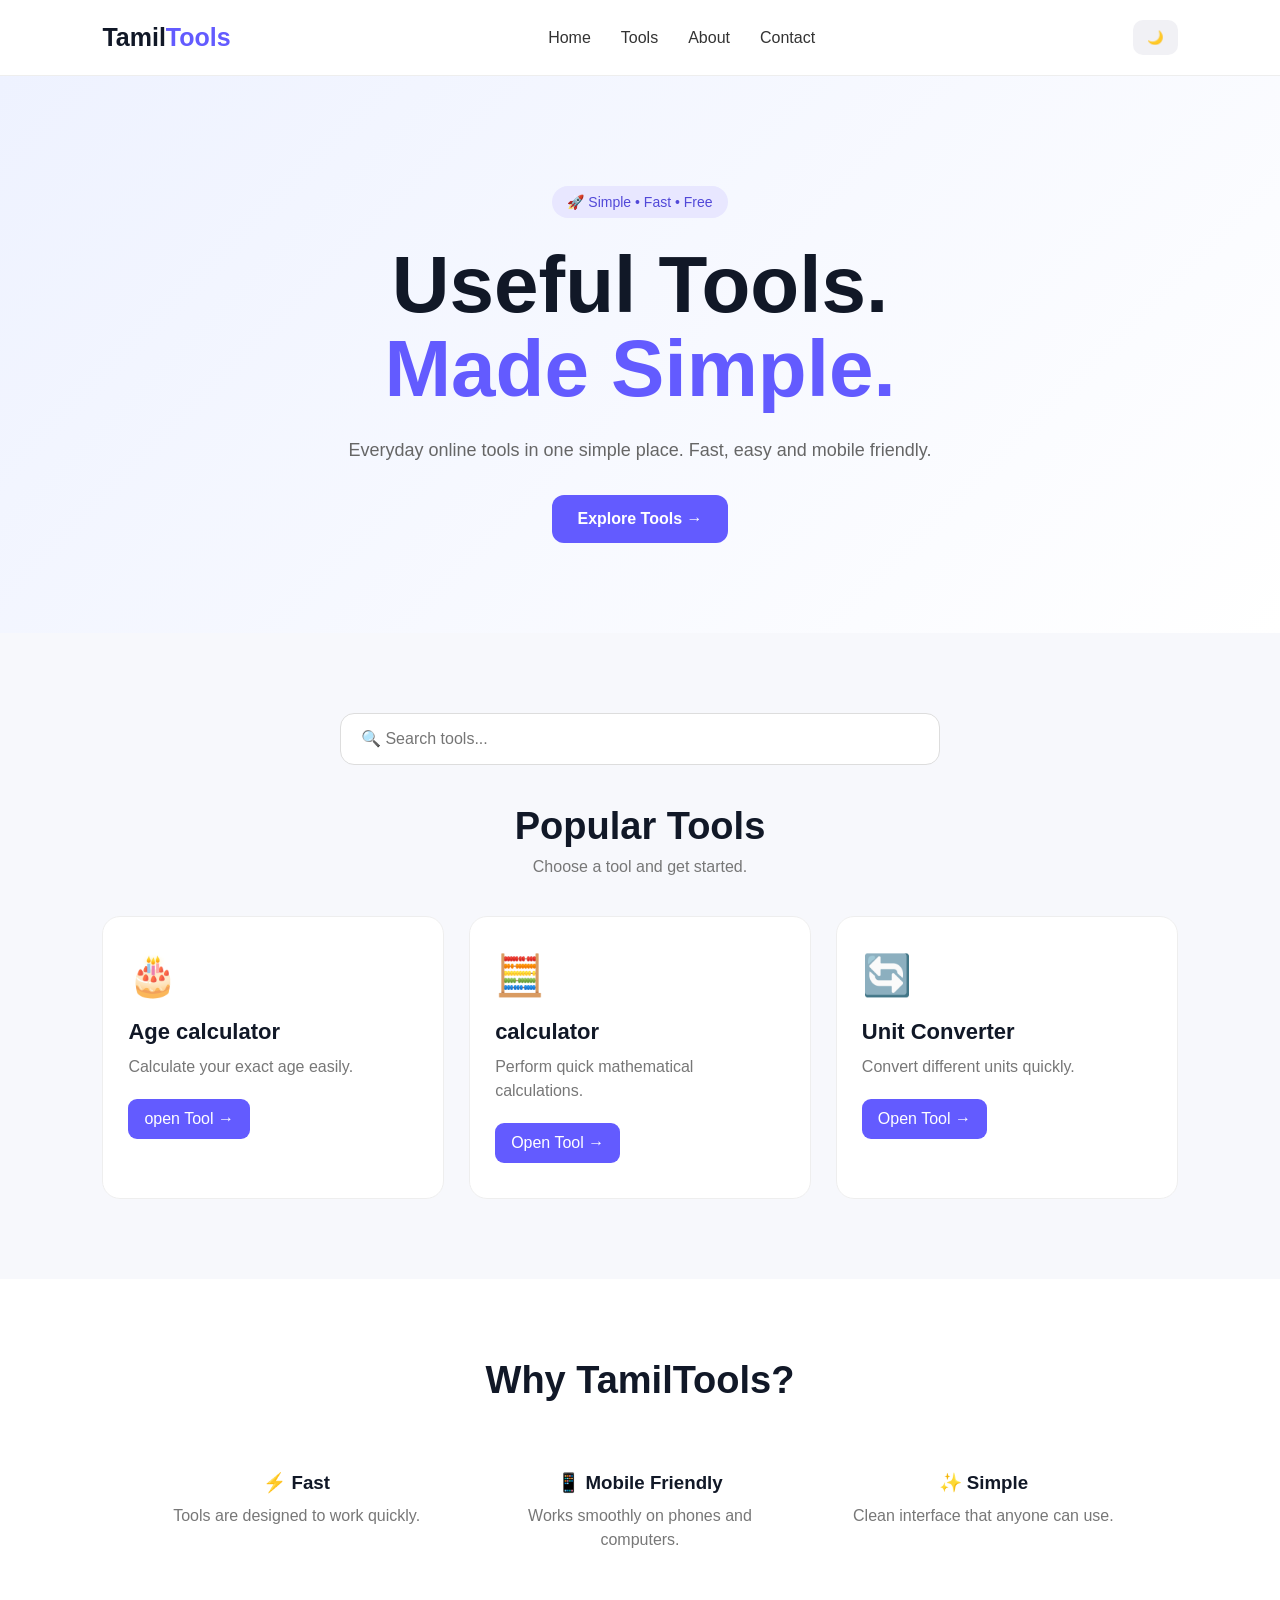
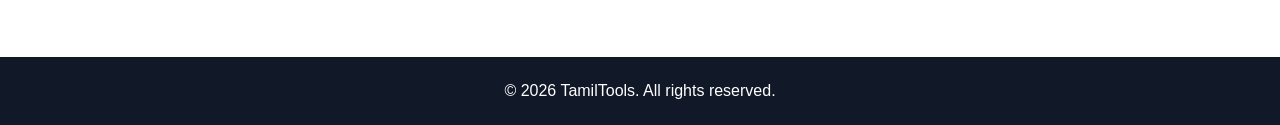
<file: index.html>
<!DOCTYPE html>
<html lang="en">
<head>
    <meta charset="UTF-8">
    <meta name="viewport" content="width=device-width, initial-scale=1.0">

    <title>TamilTools - Useful Online Tools</title>
    <meta name="description" content="TamilTools - Free and simple online tools including Age Calculator, Calculator and Unit Converter.">

<meta name="keywords" content="online tools, age calculator, calculator, unit converter, TamilTools">

    <link rel="stylesheet" href="style.css">
</head>

<body>

    <header class="navbar">
        <div class="logo">Tamil<span>Tools</span></div>

        <nav>
            <a href="index.html">Home</a>
    <a href="#tools">Tools</a>
    <a href="pages/about.html">About</a>
    <a href="pages/contact.html">Contact</a>
        </nav>

        <button id="themeBtn">🌙</button>
    </header>


    <main>

        <section class="hero">
            <p class="tag">🚀 Simple • Fast • Free</p>

            <h1>
                Useful Tools.<br>
                <span>Made Simple.</span>
            </h1>

            <p class="description">
                Everyday online tools in one simple place.
                Fast, easy and mobile friendly.
            </p>

            <a href="#tools" class="start-btn">Explore Tools →</a>
        </section>


        <section class="tools-section" id="tools">
            <div class="search-box">
    <input
        type="text"
        id="toolSearch"
        placeholder="🔍 Search tools..."
        oninput="searchTools()"
    >
</div>

            <h2>Popular Tools</h2>
            <p class="section-text">
                Choose a tool and get started.
            </p>

            <div class="tools-grid">

                <div class="tool-card">
                    <div class="icon">🎂</div>
                    <h3 class="tool-name">Age calculator</h3>
                    <p>Calculate your exact age easily.</p>
                    <a href="tools/age.html" class="tool-button">open Tool →</a> 
                </div>

                <div class="tool-card">
                    <div class="icon">🧮</div>
                    <h3 class="tool-name">calculator</h3>
                    <p>Perform quick mathematical calculations.</p>
                    <a href="tools/calculator.html" class="tool-button">
    Open Tool →
</a>
                </div>

                <div class="tool-card">
                    <div class="icon">🔄</div>
                    <h3 class="tool-name">Unit Converter</h3>
                    <p>Convert different units quickly.</p>
                    <a href="tools/converter.html" class="tool-button">
    Open Tool →
</a>
                </div>

            </div>

        </section>


        <section class="about" id="about">

            <h2>Why TamilTools?</h2>

            <div class="features">

                <div>
                    <h3>⚡ Fast</h3>
                    <p>Tools are designed to work quickly.</p>
                </div>

                <div>
                    <h3>📱 Mobile Friendly</h3>
                    <p>Works smoothly on phones and computers.</p>
                </div>

                <div>
                    <h3>✨ Simple</h3>
                    <p>Clean interface that anyone can use.</p>
                </div>

            </div>

        </section>

    </main>


    <footer>
        <p>© 2026 TamilTools. All rights reserved.</p>
    </footer>


    <script src="script.js"></script>

</body>
</html>
</file>
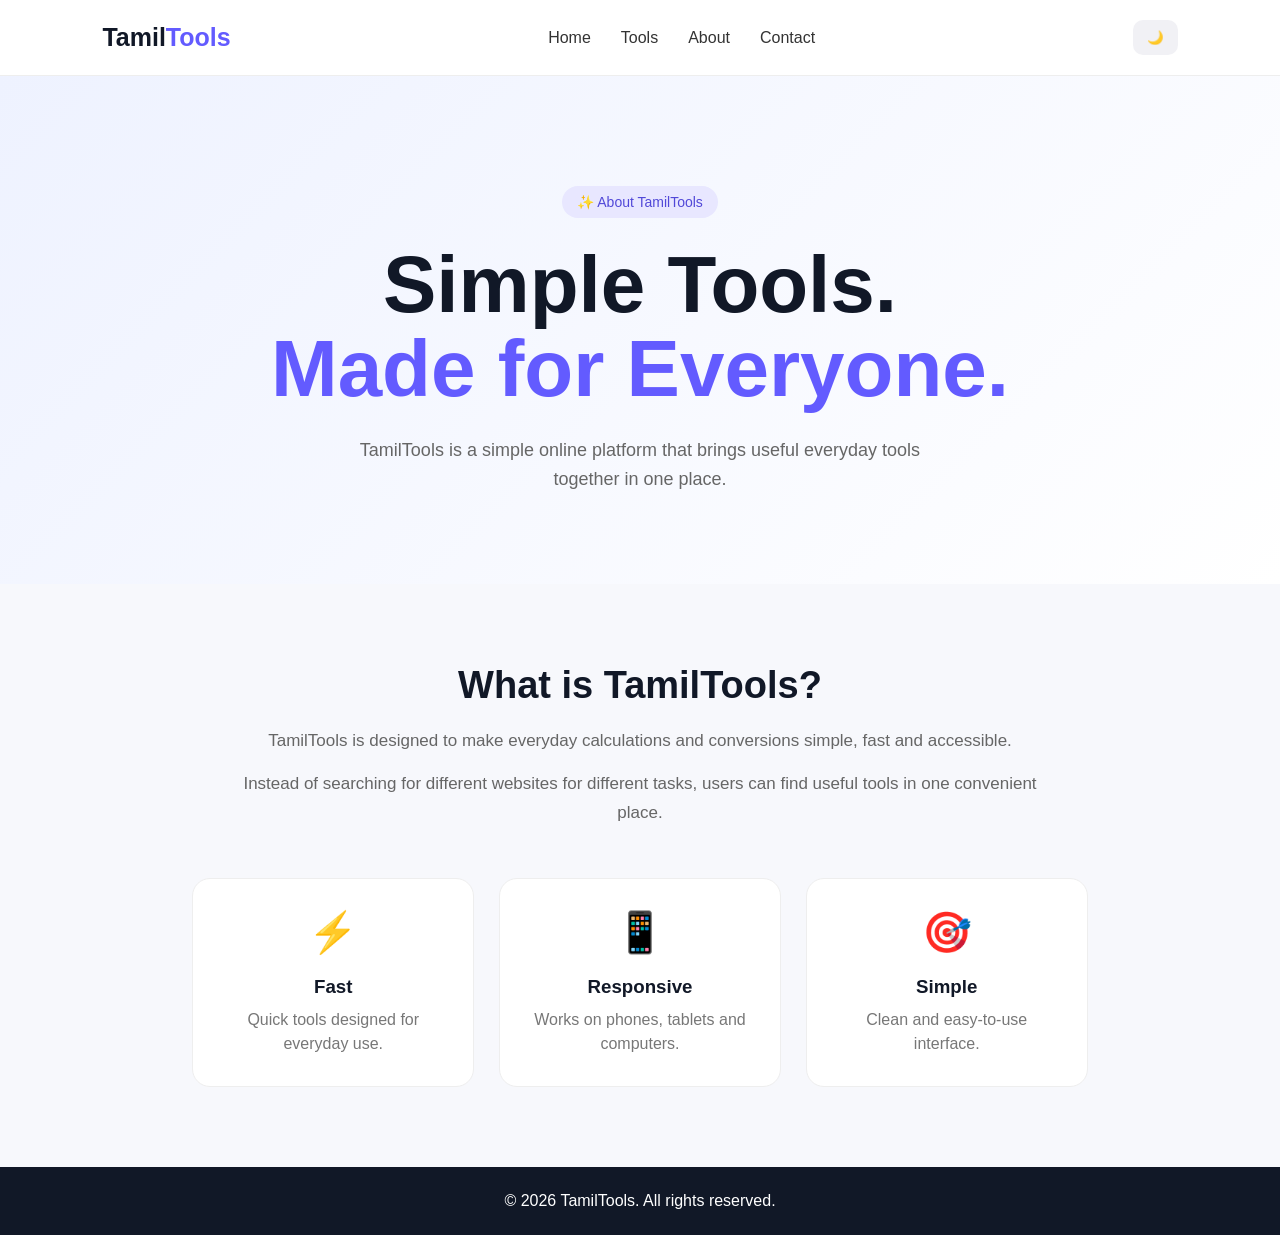
<file: pages/about.html>
<!DOCTYPE html>
<html lang="en">
<head>
    <meta charset="UTF-8">
    <meta name="viewport" content="width=device-width, initial-scale=1.0">

    <title>About - TamilTools</title>
    <meta name="description" content="TamilTools - Simple and useful online tools.">

    <link rel="stylesheet" href="../style.css">
</head>

<body>

    <header class="navbar">

        <div class="logo">
            Tamil<span>Tools</span>
        </div>

        <nav>
            <a href="../index.html">Home</a>
            <a href="../index.html#tools">Tools</a>
            <a href="about.html">About</a>
            <a href="contact.html">Contact</a>
        </nav>

        <button id="themeBtn">🌙</button>

    </header>


    <main>

        <section class="hero">

            <p class="tag">✨ About TamilTools</p>

            <h1>
                Simple Tools.<br>
                <span>Made for Everyone.</span>
            </h1>

            <p class="description">
                TamilTools is a simple online platform that brings
                useful everyday tools together in one place.
            </p>

        </section>


        <section class="about-page">

            <div class="about-content">

                <h2>What is TamilTools?</h2>

                <p>
                    TamilTools is designed to make everyday calculations
                    and conversions simple, fast and accessible.
                </p>

                <p>
                    Instead of searching for different websites for
                    different tasks, users can find useful tools in one
                    convenient place.
                </p>

            </div>


            <div class="about-features">

                <div class="about-box">
                    <div class="icon">⚡</div>
                    <h3>Fast</h3>
                    <p>
                        Quick tools designed for everyday use.
                    </p>
                </div>

                <div class="about-box">
                    <div class="icon">📱</div>
                    <h3>Responsive</h3>
                    <p>
                        Works on phones, tablets and computers.
                    </p>
                </div>

                <div class="about-box">
                    <div class="icon">🎯</div>
                    <h3>Simple</h3>
                    <p>
                        Clean and easy-to-use interface.
                    </p>
                </div>

            </div>

        </section>

    </main>


    <footer>

        <p>
            © 2026 TamilTools. All rights reserved.
        </p>

    </footer>


    <script src="../script.js"></script>

</body>
</html>
</file>
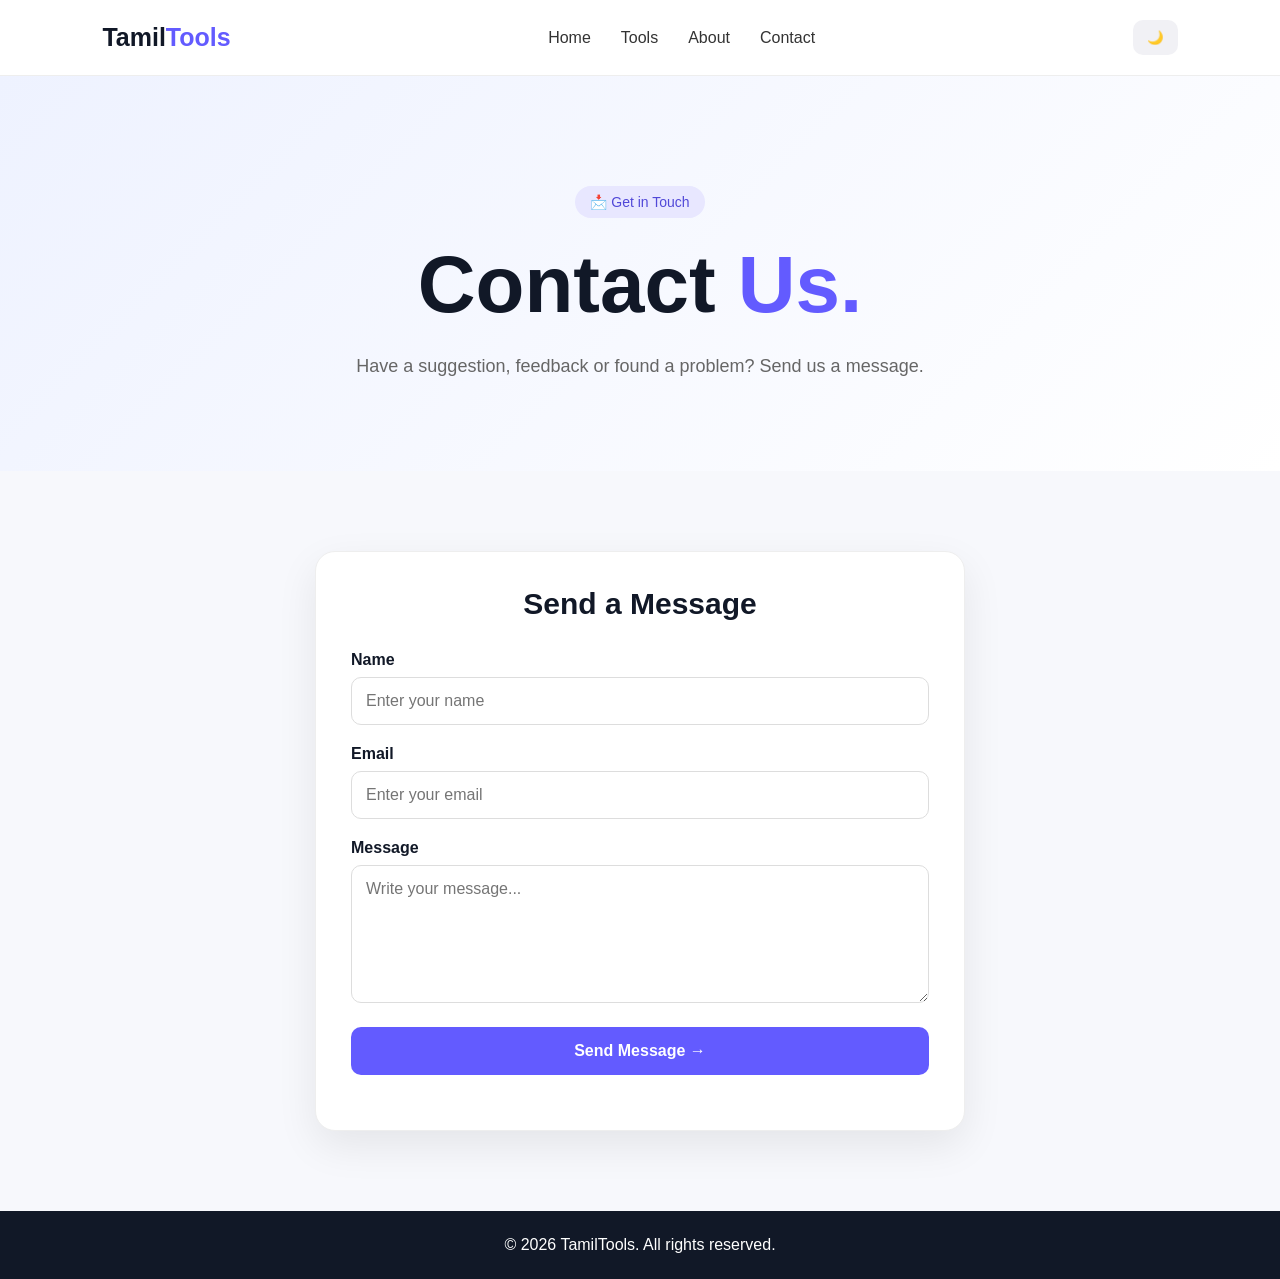
<file: pages/contact.html>
<!DOCTYPE html>
<html lang="en">
<head>
    <meta charset="UTF-8">
    <meta name="viewport" content="width=device-width, initial-scale=1.0">

    <title>Contact - TamilTools</title>
    <meta name="description" content="TamilTools - Simple and useful online tools.">

    <link rel="stylesheet" href="../style.css">
</head>

<body>

    <header class="navbar">

        <div class="logo">
            Tamil<span>Tools</span>
        </div>

        <nav>
            <a href="../index.html">Home</a>
            <a href="../index.html#tools">Tools</a>
            <a href="about.html">About</a>
            <a href="contact.html">Contact</a>
        </nav>

        <button id="themeBtn">🌙</button>

    </header>


    <main>

        <section class="hero">

            <p class="tag">📩 Get in Touch</p>

            <h1>
                Contact <span>Us.</span>
            </h1>

            <p class="description">
                Have a suggestion, feedback or found a problem?
                Send us a message.
            </p>

        </section>


        <section class="contact-section">

            <div class="contact-box">

                <h2>Send a Message</h2>

                <form id="contactForm">

                    <label for="name">Name</label>

                    <input
                        type="text"
                        id="name"
                        placeholder="Enter your name"
                        required
                    >


                    <label for="email">Email</label>

                    <input
                        type="email"
                        id="email"
                        placeholder="Enter your email"
                        required
                    >


                    <label for="message">Message</label>

                    <textarea
                        id="message"
                        rows="6"
                        placeholder="Write your message..."
                        required
                    ></textarea>


                    <button type="submit" class="contact-button">
                        Send Message →
                    </button>

                </form>

                <p id="formMessage"></p>

            </div>

        </section>

    </main>


    <footer>

        <p>
            © 2026 TamilTools. All rights reserved.
        </p>

    </footer>


    <script src="../script.js"></script>

</body>
</html>
</file>
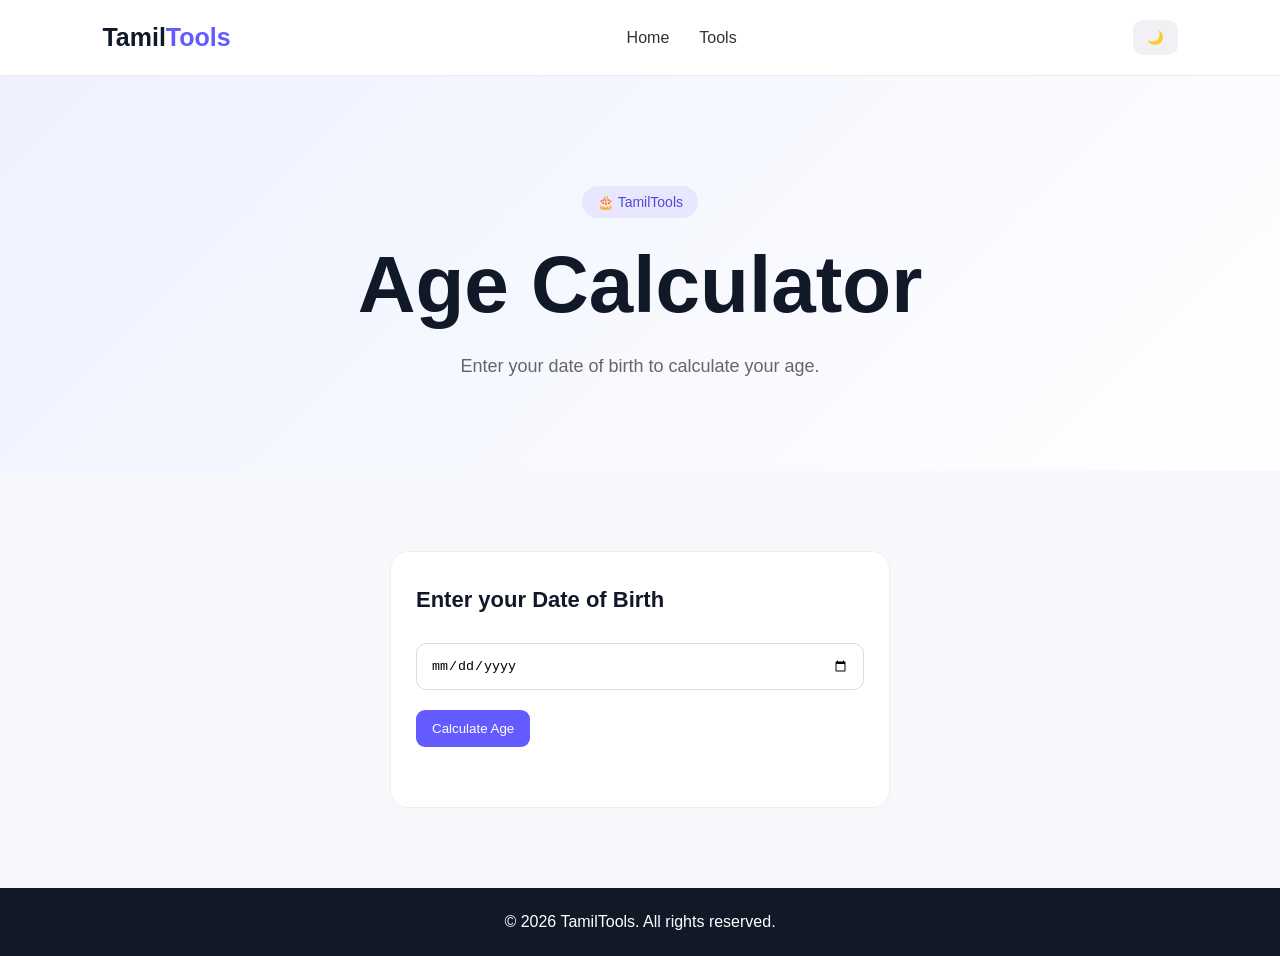
<file: tools/age.html>
<!DOCTYPE html>
<html lang="en">
<head>
    <meta charset="UTF-8">
    <meta name="viewport" content="width=device-width, initial-scale=1.0">

    <title>Age Calculator - TamilTools</title>
    <meta name="description" content="TamilTools - Simple and useful online tools.">

    <link rel="stylesheet" href="../style.css">
</head>

<body>

    <header class="navbar">
        <div class="logo">Tamil<span>Tools</span></div>

        <nav>
            <a href="../index.html">Home</a>
            <a href="../index.html#tools">Tools</a>
        </nav>

        <button id="themeBtn">🌙</button>
    </header>


    <main>

        <section class="hero">
            <p class="tag">🎂 TamilTools</p>

            <h1>Age Calculator</h1>

            <p class="description">
                Enter your date of birth to calculate your age.
            </p>
        </section>


        <section class="tools-section">

            <div class="tool-card" style="max-width: 500px; margin: auto;">

                <h3>Enter your Date of Birth</h3>

                <input
                    type="date"
                    id="birthDate"
                    style="width: 100%; padding: 14px; margin: 20px 0; border-radius: 10px; border: 1px solid #ddd;"
                >

                <button onclick="calculateAge()">
                    Calculate Age
                </button>

                <div id="result" style="margin-top: 25px;"></div>

            </div>

        </section>

    </main>


    <footer>
        <p>© 2026 TamilTools. All rights reserved.</p>
    </footer>


    <script src="../script.js"></script>

</body>
</html>
</file>
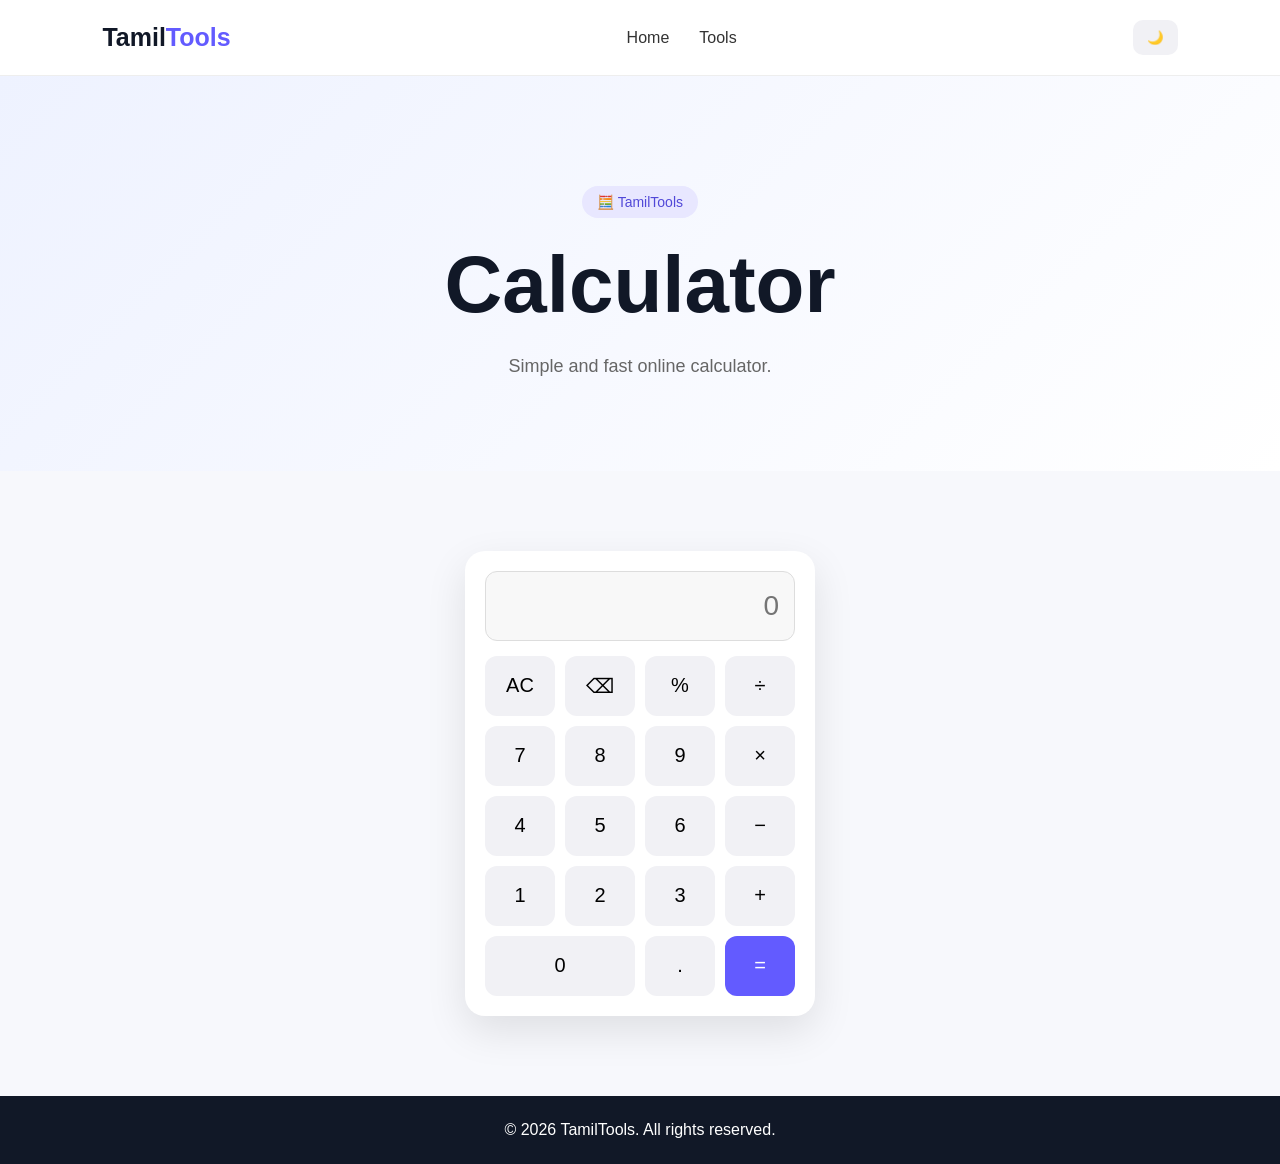
<file: tools/calculator.html>
<!DOCTYPE html>
<html lang="en">
<head>
    <meta charset="UTF-8">
    <meta name="viewport" content="width=device-width, initial-scale=1.0">

    <title>Calculator - TamilTools</title>
    <meta name="description" content="TamilTools - Simple and useful online tools.">

    <link rel="stylesheet" href="../style.css">
</head>

<body>

    <header class="navbar">
        <div class="logo">Tamil<span>Tools</span></div>

        <nav>
            <a href="../index.html">Home</a>
            <a href="../index.html#tools">Tools</a>
        </nav>

        <button id="themeBtn">🌙</button>
    </header>


    <main>

        <section class="hero">
            <p class="tag">🧮 TamilTools</p>

            <h1>Calculator</h1>

            <p class="description">
                Simple and fast online calculator.
            </p>
        </section>


        <section class="tools-section">

            <div class="calculator">

                <input
                    type="text"
                    id="display"
                    readonly
                    placeholder="0"
                >

                <div class="calculator-buttons">

                    <button onclick="clearDisplay()">AC</button>
                    <button onclick="deleteLast()">⌫</button>
                    <button onclick="appendValue('%')">%</button>
                    <button onclick="appendValue('/')">÷</button>

                    <button onclick="appendValue('7')">7</button>
                    <button onclick="appendValue('8')">8</button>
                    <button onclick="appendValue('9')">9</button>
                    <button onclick="appendValue('*')">×</button>

                    <button onclick="appendValue('4')">4</button>
                    <button onclick="appendValue('5')">5</button>
                    <button onclick="appendValue('6')">6</button>
                    <button onclick="appendValue('-')">−</button>

                    <button onclick="appendValue('1')">1</button>
                    <button onclick="appendValue('2')">2</button>
                    <button onclick="appendValue('3')">3</button>
                    <button onclick="appendValue('+')">+</button>

                    <button onclick="appendValue('0')" class="zero">0</button>
                    <button onclick="appendValue('.')">.</button>
                    <button onclick="calculateResult()" class="equal">=</button>

                </div>

            </div>

        </section>

    </main>


    <footer>
        <p>© 2026 TamilTools. All rights reserved.</p>
    </footer>


    <script src="../script.js"></script>

</body>
</html>
</file>
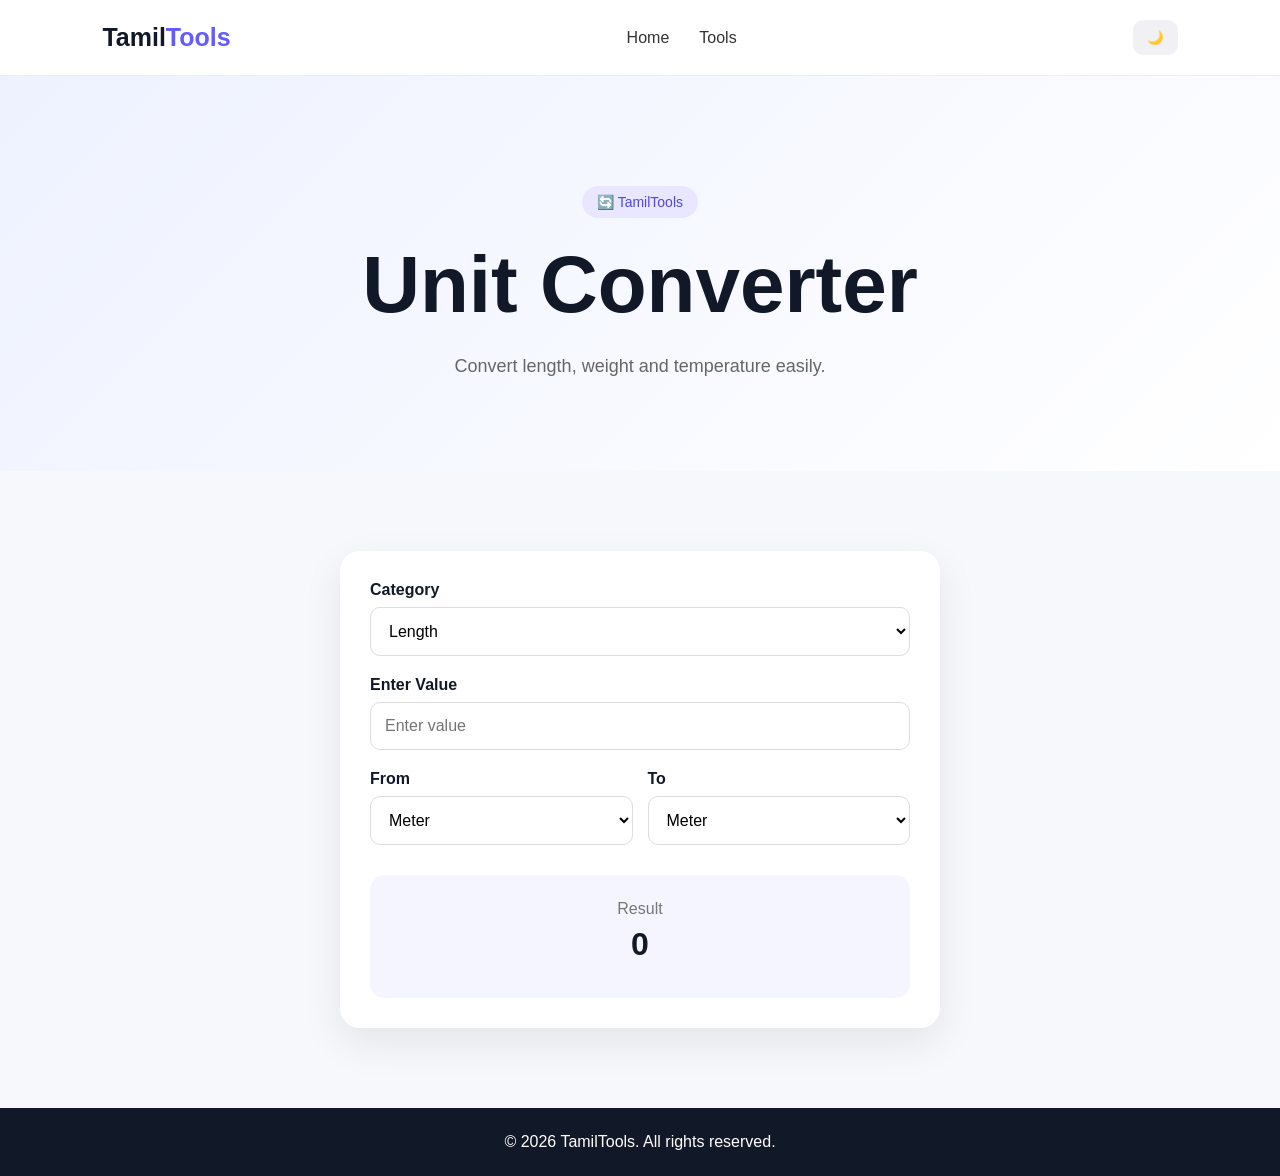
<file: tools/converter.html>
<!DOCTYPE html>
<html lang="en">
<head>
    <meta charset="UTF-8">
    <meta name="viewport" content="width=device-width, initial-scale=1.0">

    <title>Unit Converter - TamilTools</title>
    <meta name="description" content="TamilTools - Simple and useful online tools.">

    <link rel="stylesheet" href="../style.css">
</head>

<body>

    <header class="navbar">
        <div class="logo">Tamil<span>Tools</span></div>

        <nav>
            <a href="../index.html">Home</a>
            <a href="../index.html#tools">Tools</a>
        </nav>

        <button id="themeBtn">🌙</button>
    </header>


    <main>

        <section class="hero">
            <p class="tag">🔄 TamilTools</p>

            <h1>Unit Converter</h1>

            <p class="description">
                Convert length, weight and temperature easily.
            </p>
        </section>


        <section class="tools-section">

            <div class="converter-box">

                <label>Category</label>

                <select id="category" onchange="updateUnits()">
                    <option value="length">Length</option>
                    <option value="weight">Weight</option>
                    <option value="temperature">Temperature</option>
                </select>


                <label>Enter Value</label>

                <input
                    type="number"
                    id="inputValue"
                    placeholder="Enter value"
                    oninput="convertUnit()"
                >


                <div class="unit-row">

                    <div>
                        <label>From</label>

                        <select id="fromUnit" onchange="convertUnit()">
                        </select>
                    </div>


                    <div>
                        <label>To</label>

                        <select id="toUnit" onchange="convertUnit()">
                        </select>
                    </div>

                </div>


                <div class="conversion-result">
                    <p>Result</p>
                    <h2 id="conversionResult">0</h2>
                </div>

            </div>

        </section>

    </main>


    <footer>
        <p>© 2026 TamilTools. All rights reserved.</p>
    </footer>


    <script src="../script.js"></script>

</body>
</html>
</file>
<file: style.css>
* {
    margin: 0;
    padding: 0;
    box-sizing: border-box;
}

html {
    scroll-behavior: smooth;
}

body {
    font-family: Arial, sans-serif;
    background: #f7f8fc;
    color: #111827;
}


/* NAVBAR */

.navbar {
    width: 100%;
    padding: 20px 8%;
    display: flex;
    align-items: center;
    justify-content: space-between;
    background: white;
    position: sticky;
    top: 0;
    z-index: 100;
    border-bottom: 1px solid #eee;
}

.logo {
    font-size: 25px;
    font-weight: bold;
}

.logo span {
    color: #635bff;
}

nav {
    display: flex;
    gap: 30px;
}

nav a {
    text-decoration: none;
    color: #333;
    font-weight: 500;
}

nav a:hover {
    color: #635bff;
}

#themeBtn {
    border: none;
    background: #f1f1f5;
    padding: 10px 14px;
    border-radius: 10px;
    cursor: pointer;
}


/* HERO */

.hero {
    text-align: center;
    padding: 110px 20px 90px;
    background: linear-gradient(135deg, #eef2ff, #ffffff);
}

.tag {
    display: inline-block;
    padding: 8px 15px;
    border-radius: 20px;
    background: #e8e7ff;
    color: #5148d8;
    font-size: 14px;
    margin-bottom: 25px;
}

.hero h1 {
    font-size: clamp(45px, 8vw, 80px);
    line-height: 1.05;
    margin-bottom: 25px;
}

.hero h1 span {
    color: #635bff;
}

.description {
    max-width: 600px;
    margin: auto;
    color: #666;
    font-size: 18px;
    line-height: 1.6;
}

.start-btn {
    display: inline-block;
    margin-top: 30px;
    padding: 15px 25px;
    background: #635bff;
    color: white;
    text-decoration: none;
    border-radius: 12px;
    font-weight: bold;
}

.start-btn:hover {
    background: #5148d8;
}


/* TOOLS */

.tools-section {
    padding: 80px 8%;
    text-align: center;
}

.tools-section h2,
.about h2 {
    font-size: 38px;
    margin-bottom: 10px;
}

.section-text {
    color: #777;
    margin-bottom: 40px;
}

.tools-grid {
    display: grid;
    grid-template-columns: repeat(3, 1fr);
    gap: 25px;
    max-width: 1100px;
    margin: auto;
}

.tool-card {
    background: white;
    padding: 35px 25px;
    border-radius: 18px;
    text-align: left;
    border: 1px solid #eee;
    transition: 0.3s;
}

.tool-card:hover {
    transform: translateY(-7px);
    box-shadow: 0 15px 35px rgba(0, 0, 0, 0.08);
}

.icon {
    font-size: 40px;
    margin-bottom: 20px;
}

.tool-card h3 {
    font-size: 22px;
    margin-bottom: 10px;
}

.tool-card p {
    color: #777;
    line-height: 1.5;
    margin-bottom: 20px;
}

.tool-card button {
    border: none;
    background: #635bff;
    color: white;
    padding: 11px 16px;
    border-radius: 9px;
    cursor: pointer;
}


/* ABOUT */

.about {
    padding: 80px 8%;
    background: white;
    text-align: center;
}

.features {
    display: grid;
    grid-template-columns: repeat(3, 1fr);
    gap: 30px;
    max-width: 1000px;
    margin: 45px auto 0;
}

.features div {
    padding: 25px;
}

.features h3 {
    margin-bottom: 10px;
}

.features p {
    color: #777;
    line-height: 1.5;
}


/* FOOTER */

footer {
    padding: 25px;
    text-align: center;
    background: #111827;
    color: white;
}


/* MOBILE */

@media (max-width: 768px) {

    nav {
        display: none;
    }

    .navbar {
        padding: 18px 5%;
    }

    .hero {
        padding: 80px 20px;
    }

    .tools-grid,
    .features {
        grid-template-columns: 1fr;
    }

    .tools-section h2,
    .about h2 {
        font-size: 30px;
    }
}
/* DARK MODE */

body.dark {
    background: #111827;
    color: #f9fafb;
}

body.dark .navbar {
    background: #1f2937;
    border-color: #374151;
}

body.dark nav a {
    color: #f9fafb;
}

body.dark .hero {
    background: linear-gradient(135deg, #111827, #1f2937);
}

body.dark .description,
body.dark .section-text,
body.dark .tool-card p,
body.dark .features p {
    color: #cbd5e1;
}

body.dark .tool-card {
    background: #1f2937;
    border-color: #374151;
}

body.dark .about {
    background: #111827;
}

body.dark footer {
    background: #030712;
}
.tool-button {
    display: inline-block;
    text-decoration: none;
    background: #635bff;
    color: white;
    padding: 11px 16px;
    border-radius: 9px;
    font-weight: 500;
}

.tool-button:hover {
    background: #5148d8;
}
/* CALCULATOR */

.calculator {
    width: 350px;
    max-width: 100%;
    margin: auto;
    padding: 20px;
    background: white;
    border-radius: 20px;
    box-shadow: 0 15px 40px rgba(0, 0, 0, 0.1);
}

#display {
    width: 100%;
    height: 70px;
    margin-bottom: 15px;
    padding: 15px;
    font-size: 28px;
    text-align: right;
    border: 1px solid #ddd;
    border-radius: 12px;
    background: #f8f8f8;
}

.calculator-buttons {
    display: grid;
    grid-template-columns: repeat(4, 1fr);
    gap: 10px;
}

.calculator-buttons button {
    height: 60px;
    border: none;
    border-radius: 12px;
    font-size: 20px;
    cursor: pointer;
    background: #f1f1f5;
}

.calculator-buttons button:hover {
    opacity: 0.8;
}

.calculator-buttons .zero {
    grid-column: span 2;
}

.calculator-buttons .equal {
    background: #635bff;
    color: white;
}
/* UNIT CONVERTER */

.converter-box {
    max-width: 600px;
    margin: auto;
    padding: 30px;
    background: white;
    border-radius: 20px;
    box-shadow: 0 15px 40px rgba(0, 0, 0, 0.08);
    text-align: left;
}

.converter-box label {
    display: block;
    margin-bottom: 8px;
    font-weight: bold;
}

.converter-box input,
.converter-box select {
    width: 100%;
    padding: 14px;
    margin-bottom: 20px;
    border: 1px solid #ddd;
    border-radius: 10px;
    font-size: 16px;
    background: white;
}

.unit-row {
    display: grid;
    grid-template-columns: 1fr 1fr;
    gap: 15px;
}

.conversion-result {
    margin-top: 10px;
    padding: 25px;
    text-align: center;
    background: #f5f5ff;
    border-radius: 15px;
}

.conversion-result p {
    color: #777;
    margin-bottom: 8px;
}

.conversion-result h2 {
    font-size: 32px;
}
.search-box {
    max-width: 600px;
    margin: 0 auto 40px;
}

.search-box input {
    width: 100%;
    padding: 16px 20px;
    border: 1px solid #ddd;
    border-radius: 14px;
    font-size: 16px;
    outline: none;
    background: white;
}

.search-box input:focus {
    border-color: #635bff;
    box-shadow: 0 0 0 3px rgba(99, 91, 255, 0.1);
}
/* SMOOTH ANIMATIONS */

.tool-card {
    animation: fadeUp 0.6s ease forwards;
}

.tool-card:nth-child(2) {
    animation-delay: 0.1s;
}

.tool-card:nth-child(3) {
    animation-delay: 0.2s;
}

@keyframes fadeUp {
    from {
        opacity: 0;
        transform: translateY(20px);
    }

    to {
        opacity: 1;
        transform: translateY(0);
    }
}

.start-btn,
.tool-button,
#themeBtn {
    transition: 0.25s ease;
}

.start-btn:hover,
.tool-button:hover {
    transform: translateY(-2px);
}
.search-box input {
    transition: 0.25s ease;
}

.search-box input:hover {
    transform: translateY(-1px);
}

.search-box input:focus {
    transform: translateY(-2px);
}
/* BETTER MOBILE UI */

@media (max-width: 600px) {

    .navbar {
        padding: 15px 20px;
    }

    .logo {
        font-size: 22px;
    }

    #themeBtn {
        padding: 8px 11px;
    }

    .hero {
        padding: 70px 20px;
    }

    .hero h1 {
        font-size: 45px;
    }

    .description {
        font-size: 16px;
    }

    .tools-section {
        padding: 60px 20px;
    }

    .tool-card {
        padding: 25px 20px;
    }

    .search-box {
        margin-bottom: 30px;
    }

    .search-box input {
        padding: 14px 16px;
    }

    .calculator {
        width: 100%;
        padding: 15px;
    }

    .calculator-buttons {
        gap: 7px;
    }

    .calculator-buttons button {
        height: 55px;
    }

    .converter-box {
        padding: 20px;
    }

    .unit-row {
        grid-template-columns: 1fr;
        gap: 0;
    }

    .features {
        gap: 10px;
    }

    footer {
        font-size: 14px;
    }
}
/* ABOUT PAGE */

.about-page {
    padding: 80px 8%;
    max-width: 1100px;
    margin: auto;
}

.about-content {
    max-width: 800px;
    margin: auto;
    text-align: center;
}

.about-content h2 {
    font-size: 38px;
    margin-bottom: 20px;
}

.about-content p {
    color: #666;
    font-size: 17px;
    line-height: 1.7;
    margin-bottom: 15px;
}

.about-features {
    display: grid;
    grid-template-columns: repeat(3, 1fr);
    gap: 25px;
    margin-top: 50px;
}

.about-box {
    padding: 30px;
    background: white;
    border: 1px solid #eee;
    border-radius: 18px;
    text-align: center;
    transition: 0.3s ease;
}

.about-box:hover {
    transform: translateY(-6px);
    box-shadow: 0 15px 35px rgba(0, 0, 0, 0.08);
}

.about-box h3 {
    margin-bottom: 10px;
}

.about-box p {
    color: #777;
    line-height: 1.5;
}

body.dark .about-box {
    background: #1f2937;
    border-color: #374151;
}

body.dark .about-content p,
body.dark .about-box p {
    color: #cbd5e1;
}

@media (max-width: 768px) {

    .about-page {
        padding: 60px 20px;
    }

    .about-content h2 {
        font-size: 30px;
    }

    .about-features {
        grid-template-columns: 1fr;
    }
}
/* CONTACT PAGE */

.contact-section {
    padding: 80px 20px;
}

.contact-box {
    max-width: 650px;
    margin: auto;
    padding: 35px;
    background: white;
    border-radius: 20px;
    border: 1px solid #eee;
    box-shadow: 0 15px 40px rgba(0, 0, 0, 0.08);
}

.contact-box h2 {
    text-align: center;
    font-size: 30px;
    margin-bottom: 30px;
}

.contact-box label {
    display: block;
    margin-bottom: 8px;
    font-weight: bold;
}

.contact-box input,
.contact-box textarea {
    width: 100%;
    padding: 14px;
    margin-bottom: 20px;
    border: 1px solid #ddd;
    border-radius: 10px;
    font-size: 16px;
    font-family: inherit;
    outline: none;
}

.contact-box textarea {
    resize: vertical;
}

.contact-box input:focus,
.contact-box textarea:focus {
    border-color: #635bff;
    box-shadow: 0 0 0 3px rgba(99, 91, 255, 0.1);
}

.contact-button {
    width: 100%;
    padding: 15px;
    border: none;
    border-radius: 10px;
    background: #635bff;
    color: white;
    font-size: 16px;
    font-weight: bold;
    cursor: pointer;
}

.contact-button:hover {
    background: #5148d8;
}

#formMessage {
    text-align: center;
    margin-top: 20px;
    font-weight: bold;
}

body.dark .contact-box {
    background: #1f2937;
    border-color: #374151;
}

body.dark .contact-box input,
body.dark .contact-box textarea {
    background: #111827;
    color: white;
    border-color: #374151;
}

@media (max-width: 600px) {

    .contact-section {
        padding: 50px 20px;
    }

    .contact-box {
        padding: 25px 20px;
    }
}
</file>
